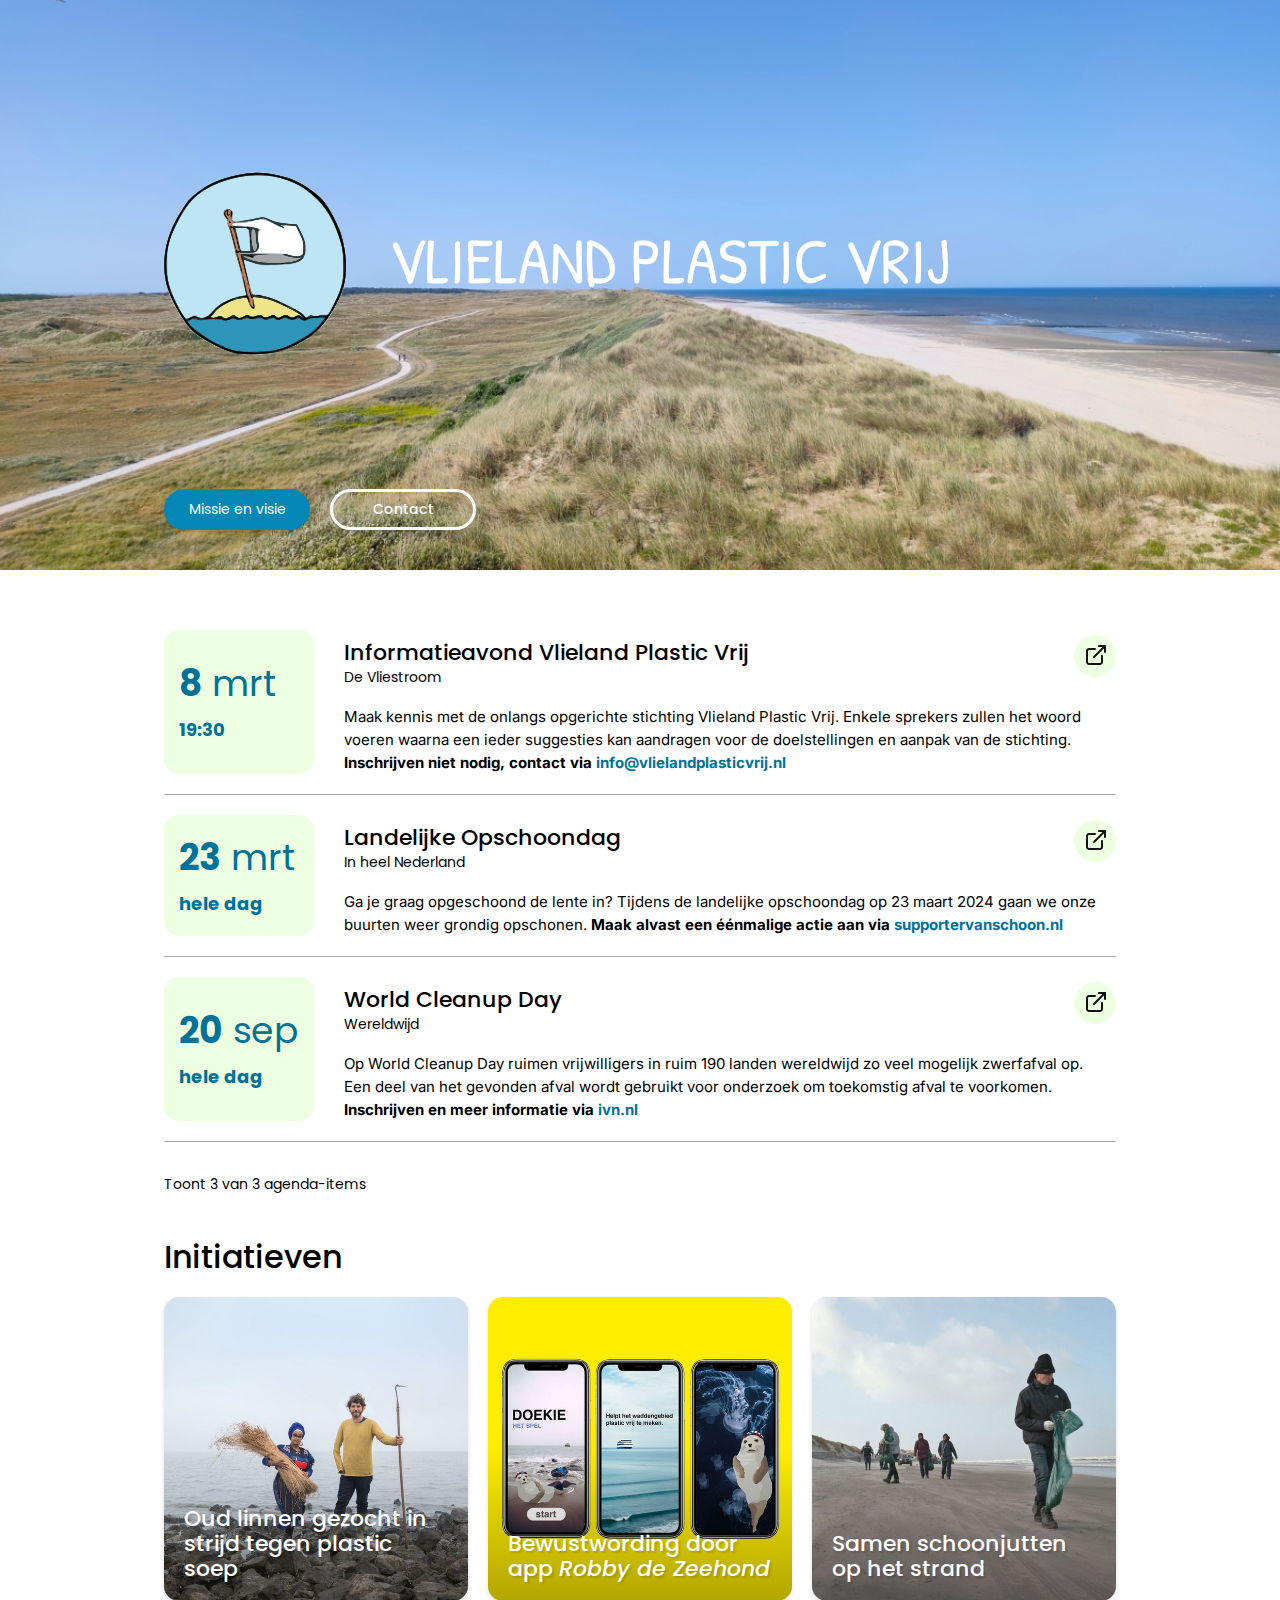
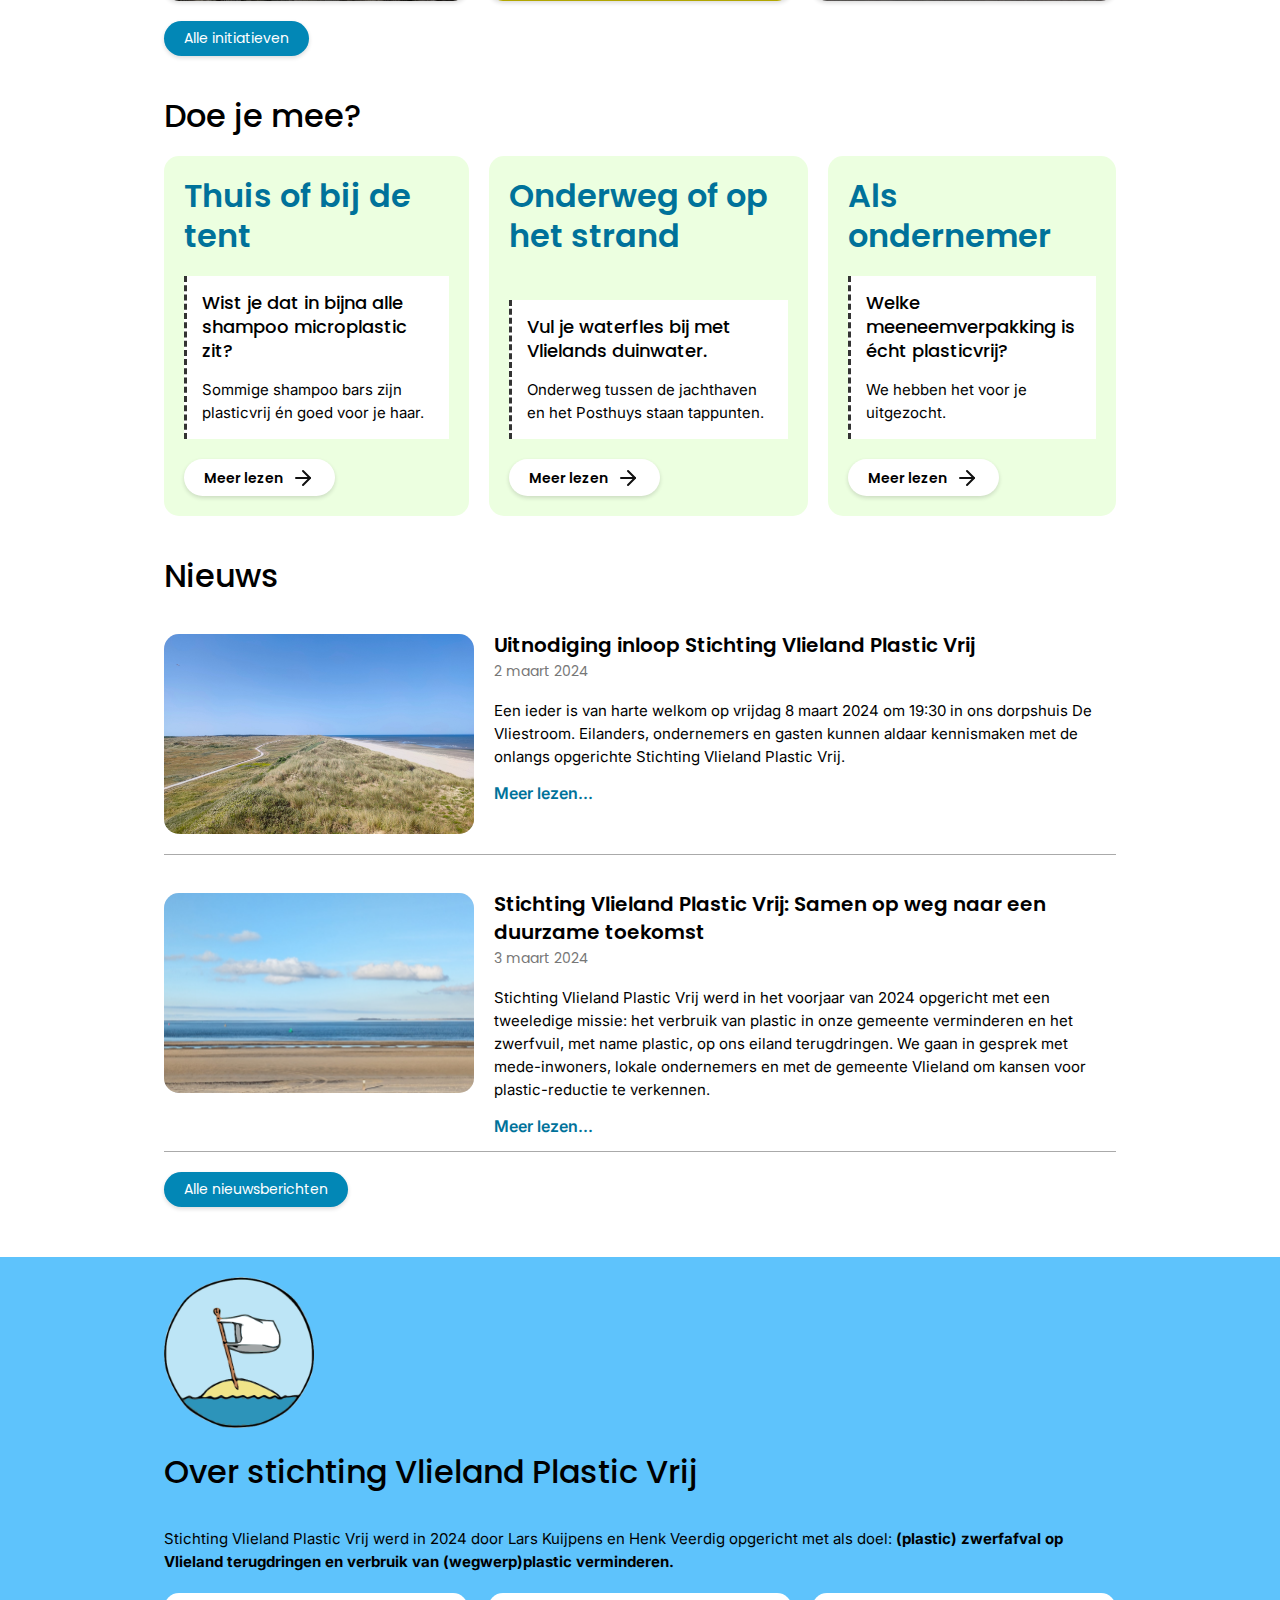
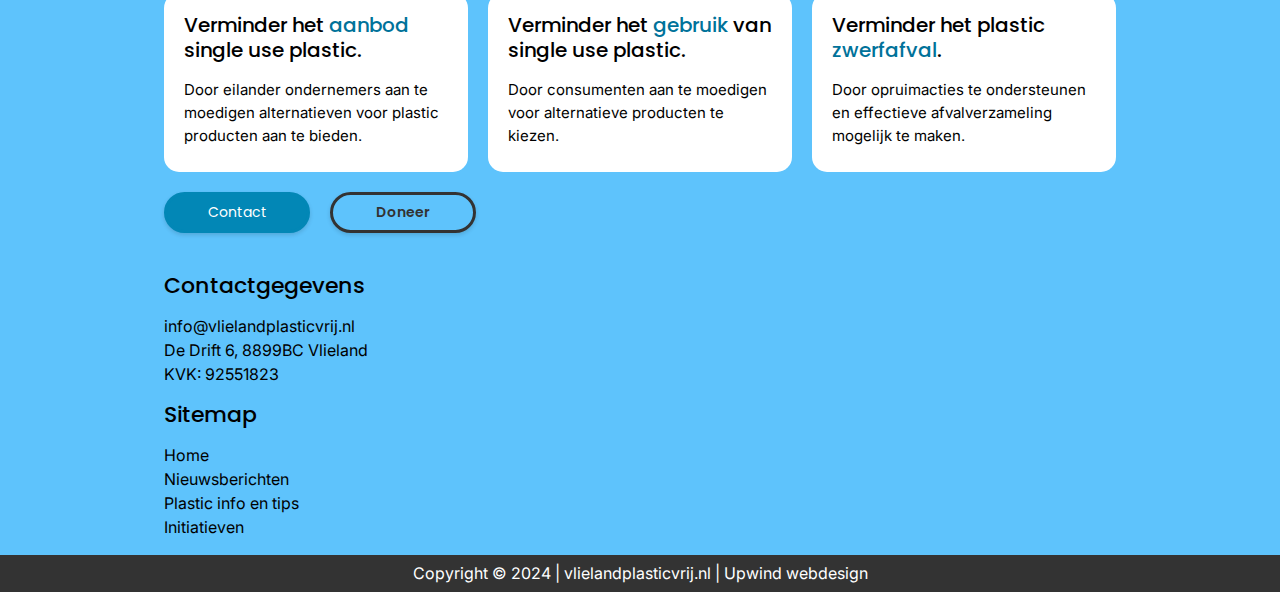
<file: index.html>
<!DOCTYPE html>
<html lang="nl">

<head>
    <meta charset="UTF-8">
    <meta name="viewport" content="width=device-width, initial-scale=1.0">
    <link rel="stylesheet" href="style/agenda.css">
    <link rel="stylesheet" href="style/variables.css">
    <link rel="stylesheet" href="style/main.css">
    <link rel="stylesheet" href="style/home.css">
    <link rel="stylesheet" href="style/initiatieven-nieuws.css">
    <link rel="stylesheet" href="style/overstichting.css">
    <link rel="preconnect" href="https://fonts.googleapis.com">
    <link rel="preconnect" href="https://fonts.gstatic.com" crossorigin>
    <link
        href="https://fonts.googleapis.com/css2?family=Inter:wght@400;500;600;700;800&family=Poppins:wght@400;500;600;700&display=swap"
        rel="stylesheet">
    <meta name="robots" content="noindex, nofollow">
    <title>Vlieland Plastic Vrij</title>
    <link rel="icon" type="image/x-icon" href="images/favicon.png">
</head>

<body>
    <header>
        <div class="boxed">
            <img src="images/logo-wide-wit.webp" alt="">

        </div>

        <div class="boxed">
            <div class="buttons">
                <a href="#missie" class="main-button">
                    Missie en visie
                </a>
                <a href="#contact" class="secondary-button">Contact</a>
            </div>
        </div>
    </header>
    <section class="agenda">
        <div class="agenda-item">
            <div class="datum-container">
                <span class="datum">
                    <span class="dag">8</span>
                    <span class="maand">mrt</span></span>
                <span class="tijd">19:30</span>
                <a href="nieuws/240302-uitnodiging-inloop-stichting-vlieland-plastic-vrij.html" target="_blank"><img
                        src="images/external-link.svg" alt=""></a>
            </div>
            <div class="agenda-content">
                <h3><a href="nieuws/240302-uitnodiging-inloop-stichting-vlieland-plastic-vrij.html"
                        target="_blank">Informatieavond Vlieland Plastic Vrij</a></h3>
                <span class="subtitle">De Vliestroom</span>
                <p>Maak kennis met de onlangs opgerichte stichting Vlieland Plastic Vrij. Enkele sprekers zullen het
                    woord voeren waarna een ieder suggesties kan aandragen voor de doelstellingen en aanpak van de
                    stichting.
                    <span class="agenda-informatie">Inschrijven niet nodig, contact via <a
                            href="mailto:info@vlielandplasticvrij.nl">info@vlielandplasticvrij.nl</a></span>
                </p>
            </div>
        </div>

        <div class="agenda-item">
            <div class="datum-container">
                <span class="datum">
                    <span class="dag">23</span>
                    <span class="maand">mrt</span></span>
                <span class="tijd">hele dag</span>
                <a href="https://www.supportervanschoon.nl/alle-aanpakken/campagnes/landelijke-opschoondag" target="_blank"><img
                        src="images/external-link.svg" alt=""></a>
            </div>
            <div class="agenda-content">
                <h3><a href="https://www.supportervanschoon.nl/alle-aanpakken/campagnes/landelijke-opschoondag"
                        target="_blank">Landelijke Opschoondag</a></h3>
                <span class="subtitle">In heel Nederland</span>
                <p>Ga je graag opgeschoond de lente in? Tijdens de landelijke opschoondag op 23 maart 2024 gaan we onze buurten weer grondig opschonen.
                    <span class="agenda-informatie">Maak alvast een éénmalige actie aan via <a
                            href="https://www.supportervanschoon.nl/alle-aanpakken/campagnes/landelijke-opschoondag/">supportervanschoon.nl</a></span>
                </p>
            </div>
        </div>

        <div class="agenda-item">
            <div class="datum-container">
                <span class="datum">
                    <span class="dag">20</span>
                    <span class="maand">sep</span></span>
                <span class="tijd">hele dag</span>
                <a href="https://www.ivn.nl/aanbod/worldcleanupday/"><img
                        src="images/external-link.svg" alt=""></a>
            </div>
            <div class="agenda-content">
                <h3><a href="https://www.ivn.nl/aanbod/worldcleanupday/"
                        target="_blank">World Cleanup Day</a></h3>
                <span class="subtitle">Wereldwijd</span>
                <p>Op World Cleanup Day ruimen vrijwilligers in ruim 190 landen wereldwijd zo veel mogelijk zwerfafval op. Een deel van het gevonden afval wordt gebruikt voor onderzoek om toekomstig afval te voorkomen.
                    <span class="agenda-informatie">Inschrijven en meer informatie via <a
                            href="https://www.ivn.nl/aanbod/worldcleanupday/">ivn.nl</a></span>
                </p>
            </div>
        </div>
        <div class="itemteller subtitle">Toont 3 van 3 agenda-items</div>
        <button class="main-button finished" id="agenda-button">Meer laden <img src="images/chevron-down.svg" alt="+"></button>
    </section>

    <section class="initiatieven boxed">
        <h2>Initiatieven</h2>
        <div class="container">
            <div class="caroussel">
                <a href="#">
                    <div>
                        <h3>Oud linnen gezocht in strijd tegen plastic soep</h3>
                    </div>
                </a>
                <a href="#">
                    <div>
                        <h3>Bewustwording door app <em>Robby de Zeehond</em></h3>
                    </div>
                </a>
                <a href="#">
                    <div>
                        <h3>Samen schoonjutten op het strand</h3>
                    </div>
                </a>
            </div>
        </div>
        <a href="initiatieven" class="main-button">Alle initiatieven</a>
    </section>

    <section class="doejemee boxed">
        <h2>Doe je mee?</h2>
        <div class="container">
            <div>
                <h3>Thuis of bij de tent</h3>
                <div>
                    <h4>Wist je dat in bijna alle shampoo microplastic zit?</h4>
                    <p>Sommige shampoo bars zijn plasticvrij én goed voor je haar.</p>
                </div>
                <a href="meedoen" class="white-button">Meer lezen <img src="images/chevron-right.svg" alt=""></a>
            </div>

            <div>
                <h3>Onderweg of op het strand</h3>
                <div>
                    <h4>Vul je waterfles bij met Vlielands duinwater.</h4>
                    <p>Onderweg tussen de jachthaven en het Posthuys staan tappunten.</p>
                </div>
                <a href="meedoen" class="white-button">Meer lezen <img src="images/chevron-right.svg" alt=""></a>
            </div>

            <div>
                <h3>Als ondernemer</h3>
                <div>
                    <h4>Welke meeneemverpakking is écht plasticvrij?</h4>
                    <p>We hebben het voor je uitgezocht.</p>
                </div>
                <a href="meedoen" class="white-button">Meer lezen <img src="images/chevron-right.svg" alt=""></a>
            </div>
        </div>
    </section>

    <section class="nieuws boxed">
        <h2>Nieuws</h2>
        <div class="container">
            <div class="nieuwsbericht">
                <a href="nieuws/240302-uitnodiging-inloop-stichting-vlieland-plastic-vrij.html" class="foto">
                    <img src="images/strand.jpg" alt="">
                </a>
                <div class="content">
                    <a href="nieuws/240302-uitnodiging-inloop-stichting-vlieland-plastic-vrij.html" >
                        <h3>Uitnodiging inloop Stichting Vlieland Plastic Vrij</h3>
                    </a>
                    <div class="subtitle">2 maart 2024</div>
                    <p>Een ieder is van harte welkom op vrijdag 8 maart 2024 om 19:30 in ons dorpshuis De Vliestroom. Eilanders, ondernemers en gasten kunnen aldaar kennismaken met de onlangs opgerichte Stichting Vlieland Plastic Vrij.</p>
                    <a href="nieuws/240302-uitnodiging-inloop-stichting-vlieland-plastic-vrij.html" class="meer-lezen">Meer
                        lezen...</a>
                </div>
            </div>

            <div class="nieuwsbericht">
                <a href="nieuws/240303-samen-op-weg-naar-een-duurzame-en-schone-toekomst" class="foto">
                    <img src="images/strand2.jpg" alt="">
                </a>
                <div class="content">
                    <a href="nieuws/240303-samen-op-weg-naar-een-duurzame-en-schone-toekomst">
                        <h3>Stichting Vlieland Plastic Vrij: Samen op weg naar een duurzame toekomst</h3>
                    </a>
                    <div class="subtitle">3 maart 2024</div>
                    <p>Stichting Vlieland Plastic Vrij werd in het voorjaar van 2024 opgericht met een tweeledige missie: het verbruik van plastic in onze gemeente verminderen en het zwerfvuil, met name plastic, op ons eiland terugdringen. We gaan in gesprek met mede-inwoners, lokale ondernemers en met de gemeente Vlieland om kansen voor plastic-reductie te verkennen.</p>
                    <a href="nieuws/240303-samen-op-weg-naar-een-duurzame-en-schone-toekomst" class="meer-lezen">Meer
                        lezen...</a>
                </div>
            </div>

        </div>
        <a href="nieuws" class="main-button">Alle nieuwsberichten</a>
    </section>

    <section class="overstichting" id="missie">
        <div class="boxed">
            <img src="images/logo-enkel.webp" alt="">
            <h2>Over stichting Vlieland Plastic Vrij</h2>
            <p>Stichting Vlieland Plastic Vrij werd in 2024 door Lars Kuijpens en Henk Veerdig opgericht met als doel:
                <strong>(plastic) zwerfafval op Vlieland terugdringen en verbruik van (wegwerp)plastic
                    verminderen.</strong>
            </p>
            <div class="container">
                <div>
                    <h3>Verminder het <span>aanbod</span> single use plastic.</h3>
                    <p>Door eilander ondernemers aan te moedigen alternatieven voor plastic producten aan te bieden.</p>
                </div>
                <div>
                    <h3>Verminder het <span>gebruik</span> van single use plastic.</h3>
                    <p>Door consumenten aan te moedigen voor alternatieve producten te kiezen.</p>
                </div>
                <div>
                    <h3>Verminder het plastic <span>zwerfafval</span>.</h3>
                    <p>Door opruimacties te ondersteunen en effectieve afvalverzameling mogelijk te maken.</p>
                </div>
            </div>
            <div class="buttons">
                <a href="#contact" class="main-button">Contact</a><a href="#" class="secondary-button">Doneer</a>
            </div>
        </div>
    </section>

    <footer>
        <div class="boxed" id="contact">
            <div>
                <h3>Contactgegevens</h3>
                <ul>
                    <li>
                        <a href="mailto:info@vlielandplasticvrij.nl">info@vlielandplasticvrij.nl</a>
                    </li>
                    <li>
                        <a href="https://maps.app.goo.gl/7Ebi8s3uG6g3RGoQ6" target="_blank">De Drift 6, 8899BC
                            Vlieland</a>
                    </li>
                    <li>KVK: 92551823</li>
                </ul>
            </div>
            <div>
                <h3>Sitemap</h3>
                <ul>
                    <li><a href="#">
                            Home
                        </a></li>
                    <li><a href="nieuws">
                            Nieuwsberichten
                        </a></li>
                    <li><a href="meedoen">
                            Plastic info en tips
                        </a></li>
                    <li><a href="initiatieven">
                            Initiatieven
                        </a></li>
                </ul>
            </div>
        </div>
        <div class="subfooter">
            <span>Copyright © 2024 | vlielandplasticvrij.nl | <a href="https://upwindwebdesign.nl">Upwind
                    webdesign</a></span>
        </div>
    </footer>
</body>

</html>
</file>
<file: style/agenda.css>
.datum-container {
    border-radius: var(--round);
    margin: 10px;
    padding: 15px;
    padding-top: 5px;
    padding-bottom: 5px;
    background-color: var(--background);
    font-family: 'Poppins', sans-serif;
    color: var(--primary);


}

.datum-container>a {
    background-color: var(--surface);
    border-radius: 50%;
    width: 36px;
    height: 36px;
    float:right;
}

@media screen and (min-width:992px) {
    .agenda-item {
        position:relative;
    }
    .datum-container>a {
        position: absolute;
        right: 0;
        top: 25px;
        padding: 3px;
        background-color: var(--background);
    }
}
.datum-container>a>img {
    width: 24px;
    height: 24px;
    margin-top: 5px;
    margin-left: 7px;
}


.datum-container>a:hover {
    box-shadow: var(--schaduw);
}


.datum {
    min-width: 120px;
    display: inline-block;
    font-size: 25px;

}

.dag {
    font-weight: 700;
}

.tijd {
    font-size: 21px;
}

.agenda-informatie {
    font-weight: 700;
}

.agenda-informatie a {
    text-decoration: none;
    color: var(--primary);
}

@media screen and (min-width: 992px) {
    .datum-container {
        width: 177px;
        display: flex;
        gap: 5px;
        flex-direction: column;
        margin-left: 0;
        padding-top: 0;
        justify-content: center;
    }

    .datum {
        font-size: 36px;
        width: 100%;
    }

    .tijd {
        font-size: 18px;
        font-weight: 700;
    }
}

.agenda-content {
    border-bottom: var(--border-subtle);
    margin: 20px 20px 0px 20px;
    padding-bottom: 15px;
}

.agenda-item {
    padding-bottom: 20px;
}

.agenda .main-button {
    margin-left:20px;
}

.agenda-item a:hover {
    text-decoration:underline;
}

.itemteller.subtitle {
    padding: 0px 20px 20px 20px;
}

@media screen and (min-width: 992px) {
    .agenda-item {
        border-bottom: var(--border-subtle);
        display: flex;
        flex-direction: row;
        padding: 10px 0px;
    }

    .agenda-content {
        border-bottom: none;
        padding-bottom: 5px;
    }

    .agenda {
        max-width: 992px;
        margin: auto;
        padding-left: 20px;
        padding-right: 20px;
        box-sizing:border-box;
    }
    .agenda .main-button {
        margin-left:0px;
        margin-top: 20px;
    }
    .agenda .subtitle {
        padding: 30px 20px 0px 0px;
    }
}

#agenda-button.finished {
    background-color: #ddd;
    cursor: unset;
    box-shadow: unset;
    display:none;
}
</file>
<file: style/variables.css>
:root {
    --text: #333;
    --subtle: #777;
    --surface: #fff;
    --primary: #0821a1;
    --primary:#00729a;
    --primary-hover: #0b1c72;
    --primary-hover:#0287b6; 
    --theme: #5EC3FC;
    --background: #ecffe0;
    --round: 15px;
    --border-subtle: 1px solid #aaa;
    --drop-shadow: 0px 2px 4px 2px rgba(0, 0, 0, 0.14);
    --schaduw: 0px 2px 4px 0px rgba(0, 0, 0, 0.14);
    --placeholder: #eee;
}
</file>
<file: style/main.css>
body {
    margin: 0;
    font-family: 'Inter', sans-serif;
}

.boxed {
    padding-left: 20px;
    padding-right: 20px;
    box-sizing: border-box;
}

html {
    scroll-behavior: smooth;
}

section {
    margin-top: 20px;
}

@media screen and (min-width: 992px) {
    .boxed {
        width: 992px;
        margin-left: auto;
        margin-right: auto;
    }
}

/* - - - MAIN FONTS - - - */

a {
    text-decoration:initial;
    color: initial;
}


h2 {
    font-family: 'Poppins', sans-serif;
    font-size: 32px;
    line-height: 40px;
    font-weight: 500;
    margin: 0px;
    padding-top: 20px;
    padding-bottom: 20px;
}

h4 {
    font-family: 'Poppins', sans-serif;
    font-size: 18px;
    line-height: 24px;
    font-weight: 500;
    margin: 0px;
}

h3 {
    font-family: 'Poppins', sans-serif;
    font-size: 26px;
    line-height: 32px;
    font-weight: 500;
    margin: 0px;
}

.subtitle {
    font-family: 'Poppins', sans-serif;
    font-size: 15px;
    line-height: 32px;
    font-weight: 400;
    margin: 0px;
}

p {
    font-family: 'Inter', sans-serif;
    font-size: 16px;
    line-height: 24px;
    margin-bottom: 5px;
}

@media screen and (min-width: 992px) {
    h3 {
        font-size: 22px;
        line-height: 25px;
    }

    .subtitle {
        font-size: 14px;
        line-height: 25px;
    }

    p {
        font-size: 15px;
        line-height: 23px;
    }
}

/* - - - BUTTONS - - - */

a[class*="button"] {
    border-radius: 50px;
    font-family: 'Poppins', sans-serif;
    font-size: 16px;
    text-decoration: none;
    padding: 7px 20px;
    min-width: 80px;
    display: inline-block;
    text-align: center;
    box-shadow: var(--schaduw);
    transition-duration: 300ms;
}

a[class*="button"]:hover {
    box-shadow: var(--drop-shadow);
}

a.main-button {
    color: var(--surface);
    background-color: var(--primary-hover);
}

a.main-button:hover {
    background-color: var(--primary);
}

a.secondary-button {
    color: var(--text);
    border: var(--text) 3px solid;
    font-weight: 600;
}

a.white-button {
    background-color: var(--surface);
    font-weight: 600;
}

@media screen and (min-width: 992px) {
    a[class*="button"] {
        font-size: 14px;
        min-width: 100px;
    }
}

a>img {
    margin-bottom: -7px;
    margin-left: 5px;
}

/* - - - FOOTER - - - */

.subfooter {
    padding: 5px;
    background-color: var(--text);
    color: var(--surface);
    text-align:center;
    font-size: 16px;
    line-height: 27px;
}

.subfooter a {
    color: inherit;
}

footer {
    background-color: var(--theme);
}

ul {
    list-style: none;
    padding-left:0px;
    font-size: 16px;
    line-height: 24px;
}
ul a:hover {
    text-decoration:underline;
}


@media screen and (min-width: 557px) {
    .doejemee h3 {
        font-size: 32px;
        line-height: 40px
    }
}

.doejemee .container {
    display:flex;
    flex-direction: column;
    gap: 20px;
    
}

.doejemee .container>div {
    background-color: var(--background);
    border-radius: var(--round);
    padding: 20px;
    display: flex;
    flex-direction: column;
    gap: 20px;
}

.white-button {
    width: fit-content;
}

.doejemee .container>div>div {
    background-color: var(--surface);
    padding: 15px 15px 10px 15px;
    border-left: var(--text) dashed 3px;
}

@media screen and (min-width: 992px) {
    .doejemee .container {
        display: flex;
        flex-direction:row;
        justify-content: space-between;
    }
}
</file>
<file: style/home.css>
header {
    background-color: var(--placeholder);
    background-image: url(../images/strand.jpg);
    background-size: cover;
    background-position: center;
    height: 60vh;
    display: flex;
    flex-direction: column;
    justify-content: center;
    gap: 10px;
    padding-bottom: 30px;
    position: relative;
    margin-bottom: 40px;
}

header .main-button {
    border: solid 3px var(--primary-hover);
}

header .secondary-button {
    color: white;
    border: white solid;
    font-weight: 500;
}

header .buttons {
    position: absolute;
    bottom: 40px;
    display: flex;
    gap: 20px;
    max-width: 100%;
    flex-wrap:wrap;
}


header .titel {
    font-family: 'Poppins', sans-serif;
    font-size: 26px;
    color: var(--surface);
    text-shadow: 2px 4px 2px rgba(0, 0, 0, 0.14);
    max-width: 320px;
}



header img {
    max-width: 100%;
}

/* - - - DOE JE MEE? - - - */



h1 {
    font-family: 'Poppins', sans-serif;
    font-size: 42px;
    line-height: 42px;
    text-transform: uppercase;
    font-weight: 600;
    color: var(--surface);
    text-shadow: 2px 4px 2px rgba(0, 0, 0, 0.14);
    margin: 0px;
    padding-bottom: 20px;
}

@media screen and (min-width: 992px) {
    h1 {
        font-size: 73px;
        line-height: 73px;
    }
    header .titel {
        font-size: 23px;
        line-height: 40px;
        max-width: 992px;
    }
}
</file>
<file: style/initiatieven-nieuws.css>
.initiatieven .container {
    margin-bottom: 20px;
}

.initiatieven .caroussel {
    display: flex;
    flex-direction: column;
    gap: 20px;
}

.initiatieven .caroussel a {
    background-color: var(--placeholder);
    color: var(--surface);
    text-decoration: none;
    box-shadow: var(--schaduw);
    transition-duration: 300ms;
    height: 340px;
    min-width: 304px;
    box-sizing: border-box;
    border-radius: var(--round);
    background-size: cover;
    background-position: center;
}

.initiatieven .caroussel a:nth-child(1) {
    background-image: url(../images/plasticsoep.jpg);
}

.initiatieven .caroussel a:nth-child(2) {
background-image: url(../images/doekie.jpg);
}

.initiatieven .caroussel a:nth-child(3) {
    background-image: url(../images/jutten2.jpg);
}

.initiatieven .caroussel a div {
    height: 100%;
    width: 100%;
    background: linear-gradient(180deg, rgba(0,0,0,0) 50%, rgba(0,0,0, 0.3) 100%);
    padding: 20px;
    border-radius: var(--round);
    box-sizing: border-box;
    display: flex;
    align-items: end;
    text-shadow: 2px 2px 2px rgba(0, 0, 0, 0.14);
}

.initiatieven .caroussel a:hover {
    box-shadow: var(--drop-shadow);
}

@media screen and (min-width: 557px) {
    .initiatieven .caroussel {
        flex-direction: row;
        width: 150%;

    }

    .initiatieven .container {
        overflow-x: scroll;
    }

    .initiatieven .caroussel a {
        height: 45vw;
        width: 49%
    }
}

@media screen and (min-width: 992px) {
    .initiatieven .caroussel {
        width: 100%;
    }
    .initiatieven .caroussel a {
        height: 304px;
        width: 10%;
    }

    .initiatieven .container {
        overflow-x: initial;
    }
}

/* - - - NIEUWS - - - */

.nieuws .container {
    display:flex;
    flex-direction:column;
    gap: 20px;
    margin-bottom: 20px;
}

.nieuwsbericht {
    display:flex;
    flex-direction: column;
}

.nieuwsbericht .subtitle {
    color: var(--subtle);
}

.nieuwsbericht .content {
    padding-top: 15px;
    padding-bottom: 15px;
}

.nieuwsbericht h3 {
    font-size: 20px;
    font-weight: 600;
    line-height: 28px;
}

.nieuwsbericht p {
    padding-bottom: 10px;
}

.nieuwsbericht .foto {
    background-color: var(--placeholder);
    border-radius: var(--round);
    height: 60vw;
    width: 100%;
}

.nieuwsbericht .foto img {
    width: 100%;
    height:100%;
    object-fit: cover;
    border-radius: var(--round);
    margin-left:0;
}

@media screen and (min-width: 557px) {
    .nieuws .container {
        flex-direction: row;
    }
    .nieuwsbericht {
        max-width: 49%;
    }
    .nieuwsbericht .foto {
        width: 100%;
        height: 30vw;
    }
}

@media screen and (min-width: 992px) {
    .nieuwsbericht {
        flex-direction: row;
        gap: 20px;
        max-width: 100%;
        border-bottom: var(--border-subtle)
    }
    .nieuwsbericht .foto {
        width: 310px;
        height: 200px;
        margin-top: 18px;
        margin-bottom: 20px;
    }
    .nieuwsbericht .content {
        width: 620px;
    }
    .nieuws .container {
        flex-direction: column;
    }
}

.meer-lezen {
    color: var(--primary);
    font-weight: 600;
}

.meer-lezen:hover {
    text-decoration: underline;
    color: var(--primary-hover);
}

.doejemee h3 {
    color: var(--primary);
    font-weight: 600;
    flex-grow: 1;
}
</file>
<file: style/overstichting.css>
.overstichting {
    background-color: var(--theme);
    margin-top: 50px;
    padding-top: 20px;
    padding-bottom: 40px;

        --size: 50px;
        --p: 25px;
        --R: sqrt(var(--p) * var(--p) + var(--size) * var(--size));
      
        mask:
          radial-gradient(var(--R) at 50% calc(100% - (var(--size) + var(--p))), #000 99%, #0000 101%)
            calc(50% - 2 * var(--size)) 0/calc(4 * var(--size)) 100%,
          radial-gradient(var(--R) at 50% calc(100% + var(--p)), #0000 99%, #000 101%) 
            50% calc(100% - var(--size)) / calc(4 * var(--size)) 100% repeat-x;
      }


.overstichting .container {
    display:flex;
    flex-direction: column;
    gap: 20px;
    margin: 20px 0px;
}

.overstichting .container>div {
    background-color: var(--surface);
    

    border-radius: var(--round);
    padding: 20px;
}



.overstichting h3 span {
    color: var(--primary);
}

@media screen and (min-width: 992px) {
.overstichting .container {
    flex-direction: row;
}
.overstichting .container>div {
    width: 304px;
}
.overstichting h3 {
    font-size: 20px;
}
}
.buttons {
    display: flex;
    gap: 20px;
    max-width: 100%;
    flex-wrap:wrap;
}

.overstichting img {
    width: 150px;
}

.overstichting .main-button {
    border: solid 3px var(--primary-hover);
}
</file>
